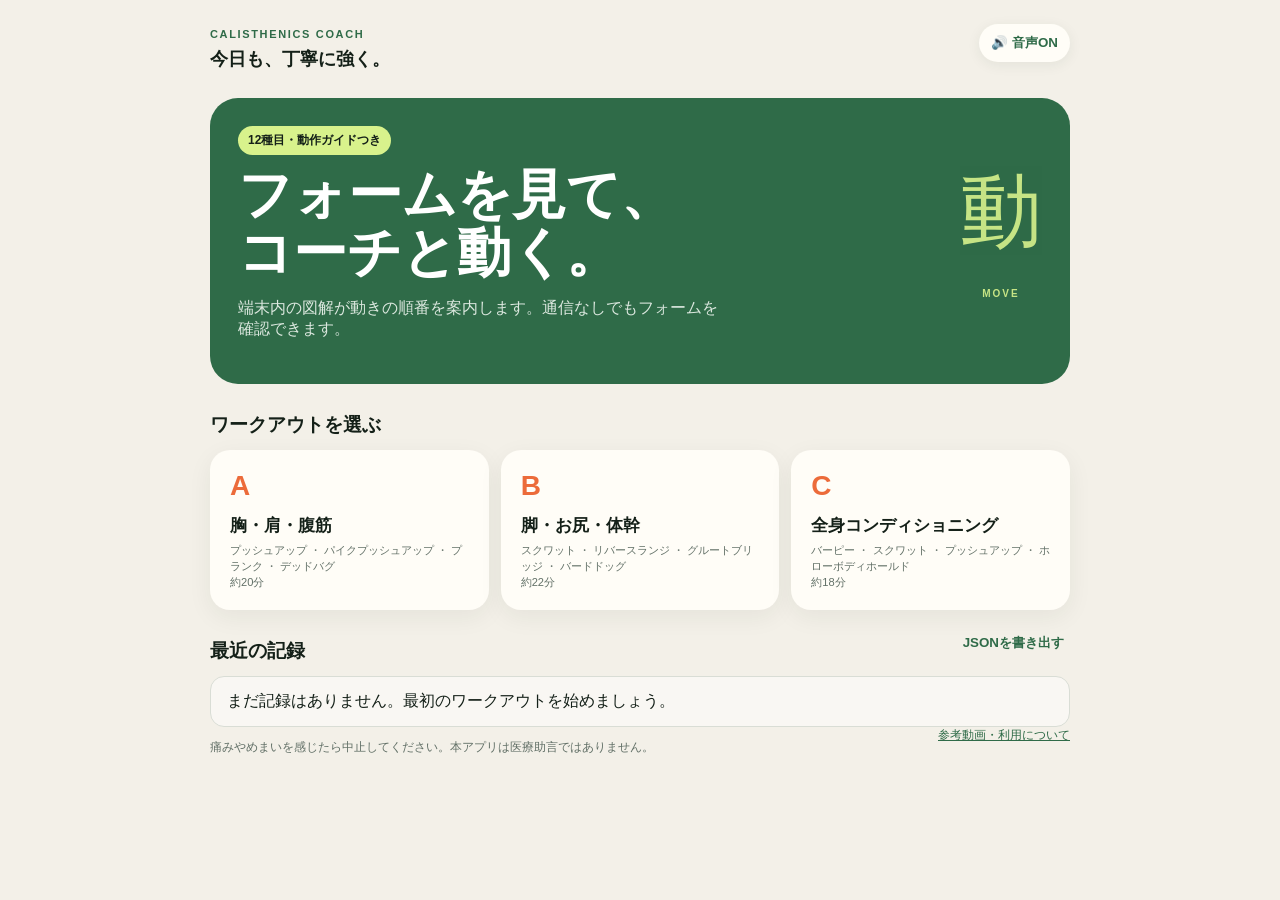
<file: index.html>
<!doctype html>
<html lang="ja">
<head>
  <meta charset="utf-8">
  <meta name="viewport" content="width=device-width,initial-scale=1,viewport-fit=cover">
  <meta name="theme-color" content="#101813">
  <meta name="referrer" content="strict-origin-when-cross-origin">
  <title>Calisthenics Coach</title>
  <link rel="manifest" href="manifest.webmanifest">
  <link rel="stylesheet" href="styles.css">
  <link rel="stylesheet" href="v03.css">
</head>
<body>
  <header class="topbar"><div><span class="eyebrow">CALISTHENICS COACH</span><h1>今日も、丁寧に強く。</h1></div><button id="voiceToggle" class="icon-btn" aria-pressed="true">🔊 音声ON</button></header>
  <main>
    <section id="homeView">
      <div class="hero"><div><span class="pill">12種目・動作ガイドつき</span><h2>フォームを見て、<br>コーチと動く。</h2><p>端末内の図解が動きの順番を案内します。通信なしでもフォームを確認できます。</p></div><div class="hero-mark">動<br><small>MOVE</small></div></div>
      <h3>ワークアウトを選ぶ</h3><div id="plans" class="plan-grid"></div>
      <div class="history-head"><h3>最近の記録</h3><button id="exportBtn" class="text-btn">JSONを書き出す</button></div><div id="history" class="history"></div>
    </section>
    <section id="workoutView" hidden>
      <button id="backBtn" class="back">← メニュー</button>
      <div class="session-head"><div><span id="planLabel" class="eyebrow"></span><h2 id="exerciseName"></h2></div><span id="progressText" class="progress-text"></span></div>
      <div class="progress"><span id="progressBar"></span></div>
      <div class="motion-guide" aria-label="動作ガイド"><div class="motion-top"><span class="eyebrow">OFFLINE MOTION GUIDE</span><span id="motionCount">1 / 2</span></div><div class="motion-stage"><div id="motionFigure" class="motion-figure" aria-hidden="true"></div><div><strong id="motionTitle"></strong><p id="motionDetail"></p></div></div><div id="motionDots" class="motion-dots"></div></div>
      <div class="source-row"><span>動作ガイドは端末内で表示</span><a id="sourceLink" target="_blank" rel="noopener noreferrer">参考動画をYouTubeで開く ↗</a></div>
      <div class="coach-card"><div><span class="eyebrow">COACH</span><div id="target" class="target"></div><small id="setStatus">セット 1 / 3</small></div><div><div id="timer" class="timer">準備OK</div><small id="wakeStatus" class="wake-status">画面スリープ防止：待機中</small></div></div>
      <div class="form-card"><h3>フォームのポイント</h3><ul id="cues"></ul><p id="alternative" class="alternative"></p></div>
      <div class="controls"><button id="prevBtn" class="secondary">前の種目</button><button id="startBtn" class="primary">ワークアウトを通しで開始</button><button id="nextBtn" class="secondary">次の種目</button></div>
    </section>
  </main>
  <footer><p>痛みやめまいを感じたら中止してください。本アプリは医療助言ではありません。</p><a href="sources.html">参考動画・利用について</a></footer>
  <script src="app.js"></script>
</body>
</html>
</file>
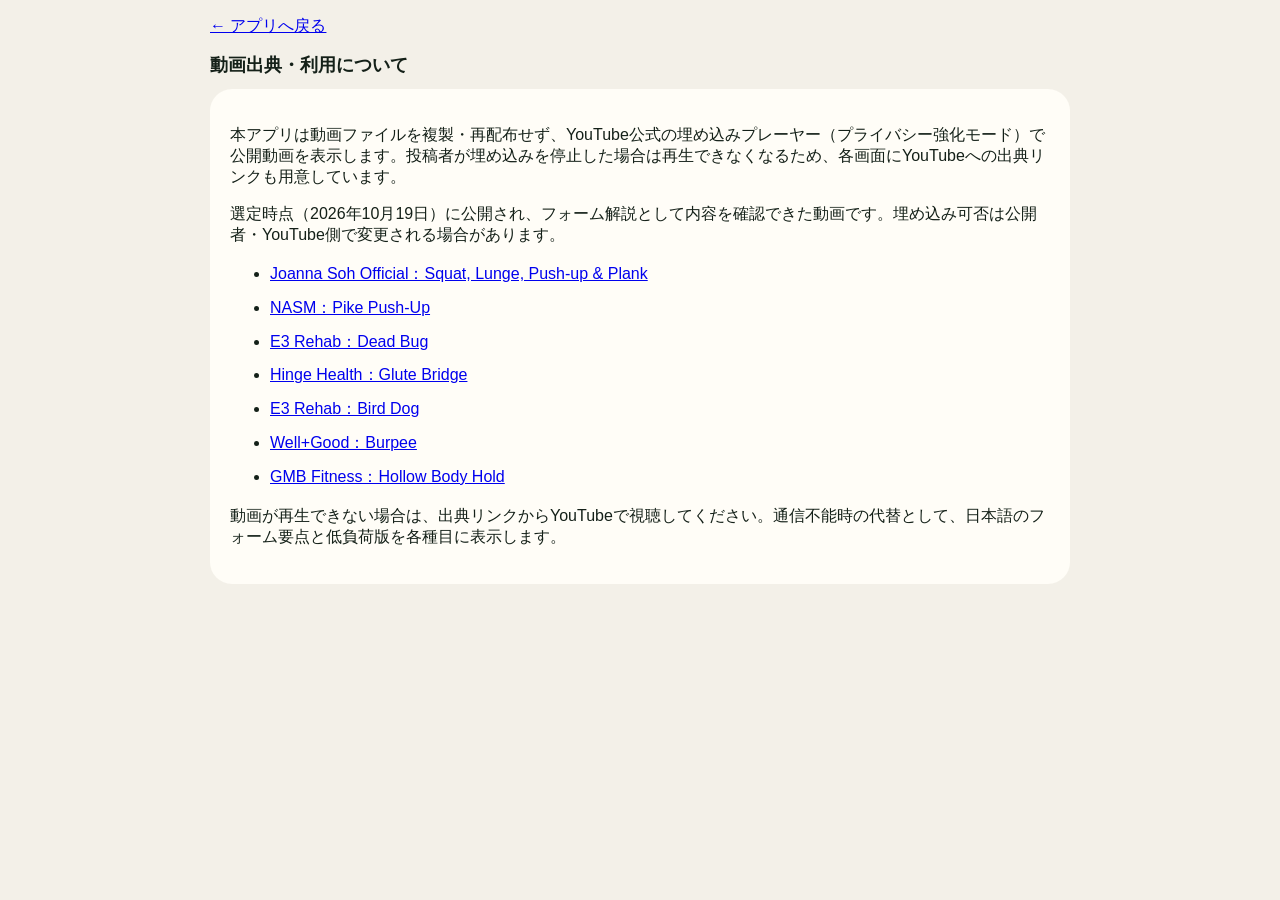
<file: sources.html>
<!doctype html><html lang="ja"><head><meta charset="utf-8"><meta name="viewport" content="width=device-width,initial-scale=1"><title>動画出典</title><link rel="stylesheet" href="styles.css"></head><body><main><p><a href="index.html">← アプリへ戻る</a></p><h1>動画出典・利用について</h1><div class="form-card"><p>本アプリは動画ファイルを複製・再配布せず、YouTube公式の埋め込みプレーヤー（プライバシー強化モード）で公開動画を表示します。投稿者が埋め込みを停止した場合は再生できなくなるため、各画面にYouTubeへの出典リンクも用意しています。</p><p>選定時点（2026年10月19日）に公開され、フォーム解説として内容を確認できた動画です。埋め込み可否は公開者・YouTube側で変更される場合があります。</p><ul><li><a href="https://www.youtube.com/watch?v=bI2qDaLrKCg">Joanna Soh Official：Squat, Lunge, Push-up & Plank</a></li><li><a href="https://www.youtube.com/watch?v=2b5t0Cu2nQI">NASM：Pike Push-Up</a></li><li><a href="https://www.youtube.com/watch?v=BZYaCzbP09M">E3 Rehab：Dead Bug</a></li><li><a href="https://www.youtube.com/watch?v=PhTDzR0TpZs">Hinge Health：Glute Bridge</a></li><li><a href="https://www.youtube.com/watch?v=egKWoMZ6cXM">E3 Rehab：Bird Dog</a></li><li><a href="https://www.youtube.com/watch?v=qLBImHhCXSw">Well+Good：Burpee</a></li><li><a href="https://www.youtube.com/watch?v=LlDNef_Ztsc">GMB Fitness：Hollow Body Hold</a></li></ul><p>動画が再生できない場合は、出典リンクからYouTubeで視聴してください。通信不能時の代替として、日本語のフォーム要点と低負荷版を各種目に表示します。</p></div></main></body></html>
</file>
<file: styles.css>
:root{--bg:#f3f0e8;--ink:#142018;--muted:#627067;--card:#fffdf7;--green:#2f6b48;--lime:#d8f28c;--line:#d9ddd5;--orange:#ec6b3a}*{box-sizing:border-box}body{margin:0;background:var(--bg);color:var(--ink);font-family:-apple-system,BlinkMacSystemFont,"Hiragino Sans","Noto Sans JP",sans-serif}.topbar,main,footer{max-width:900px;margin:auto;padding-left:20px;padding-right:20px}.topbar{padding-top:max(24px,env(safe-area-inset-top));display:flex;justify-content:space-between;align-items:flex-start}.eyebrow{font-size:11px;font-weight:800;letter-spacing:.15em;color:var(--green)}h1{font-size:18px;margin:5px 0}h2{font-size:clamp(30px,7vw,54px);line-height:1.08;margin:10px 0}h3{margin:28px 0 12px}.icon-btn,.text-btn,.back{border:0;background:transparent;color:var(--green);font-weight:700}.icon-btn{background:var(--card);padding:10px 12px;border-radius:99px;box-shadow:0 3px 14px #20362912}.hero{margin-top:22px;padding:28px;background:var(--green);color:#fff;border-radius:28px;display:flex;justify-content:space-between;gap:20px;overflow:hidden}.hero p{color:#dce8df;max-width:480px}.pill{display:inline-block;background:var(--lime);color:var(--ink);padding:6px 10px;border-radius:99px;font-size:12px;font-weight:800}.hero-mark{align-self:center;text-align:center;font-size:82px;font-family:serif;color:var(--lime);line-height:.7;opacity:.9}.hero-mark small{font:700 10px sans-serif;letter-spacing:.2em}.plan-grid{display:grid;grid-template-columns:repeat(3,1fr);gap:12px}.plan-card{border:0;text-align:left;padding:20px;background:var(--card);border-radius:20px;box-shadow:0 7px 24px #25362710;color:inherit}.plan-card b{display:block;font-size:28px;color:var(--orange)}.plan-card strong{display:block;font-size:17px;margin:12px 0 5px}.plan-card small{color:var(--muted)}.history-head{display:flex;align-items:center;justify-content:space-between}.history{display:grid;gap:8px}.history-item,.empty{background:#ffffff80;border:1px solid var(--line);padding:14px 16px;border-radius:14px}.back{margin:22px 0}.session-head{display:flex;justify-content:space-between;align-items:end}.progress-text{font-weight:800}.progress{height:6px;background:#d7ddd8;border-radius:5px;margin:12px 0 18px;overflow:hidden}.progress span{display:block;height:100%;background:var(--orange);transition:.3s}.video-shell{position:relative;aspect-ratio:16/9;background:#17221b;border-radius:24px;overflow:hidden}.video-shell iframe{width:100%;height:100%;border:0}.video-placeholder{width:100%;height:100%;display:flex;flex-direction:column;align-items:center;justify-content:center;color:white;cursor:pointer}.video-placeholder small{color:#aebbb2;margin-top:5px}.play{width:62px;height:62px;border-radius:50%;background:var(--lime);color:var(--ink);display:grid;place-items:center;padding-left:4px;margin-bottom:12px}.source-row{display:flex;justify-content:space-between;padding:10px 4px;color:var(--muted);font-size:12px}.source-row a{color:var(--green);font-weight:700}.coach-card{display:flex;justify-content:space-between;align-items:center;background:var(--ink);color:#fff;border-radius:22px;padding:20px;margin-top:12px}.target{font-size:21px;font-weight:800;margin-top:5px}.timer{font-size:27px;font-variant-numeric:tabular-nums;color:var(--lime);font-weight:800}.form-card{background:var(--card);border-radius:22px;padding:20px;margin-top:12px}.form-card h3{margin-top:0}.form-card li{margin:9px 0;line-height:1.55}.alternative{background:#f3f0e8;padding:12px;border-radius:12px;color:var(--muted);font-size:13px}.controls{display:grid;grid-template-columns:1fr 2fr 1fr;gap:8px;margin:16px 0 32px}.controls button{padding:15px 8px;border-radius:14px;font-weight:800;border:1px solid var(--line)}.primary{background:var(--orange);color:white;border-color:var(--orange)!important}.secondary{background:var(--card);color:var(--ink)}footer{padding-bottom:max(30px,env(safe-area-inset-bottom));font-size:12px;color:var(--muted);display:flex;justify-content:space-between;gap:15px}footer a{color:var(--green)}@media(max-width:620px){.plan-grid{grid-template-columns:1fr}.plan-card{display:grid;grid-template-columns:45px 1fr}.plan-card strong{margin:0}.plan-card small{grid-column:2}.hero{padding:22px}.hero-mark{font-size:54px}.controls{grid-template-columns:1fr 1fr}.primary{grid-column:1/-1;grid-row:1}.source-row{gap:10px}.source-row span{max-width:60%}}
</file>
<file: v03.css>
.motion-guide{background:linear-gradient(145deg,#173523,#2f6b48);color:#fff;border-radius:24px;padding:18px;min-height:260px;overflow:hidden}.motion-top{display:flex;justify-content:space-between;align-items:center}.motion-top .eyebrow{color:var(--lime)}.motion-stage{display:grid;grid-template-columns:44% 1fr;gap:18px;align-items:center;min-height:185px}.motion-figure{height:170px;display:grid;place-items:center}.motion-figure svg{height:100%;max-width:100%;overflow:visible;animation:guidePulse 1.4s ease-in-out infinite alternate}.motion-figure .body{stroke:var(--lime);stroke-width:8;stroke-linecap:round;stroke-linejoin:round;fill:none}.motion-figure .head{fill:var(--lime)}.motion-stage strong{font-size:23px}.motion-stage p{line-height:1.65;color:#dce8df}.motion-dots{display:flex;gap:6px;justify-content:center}.motion-dots i{width:24px;height:4px;border-radius:4px;background:#ffffff35}.motion-dots i.active{background:var(--lime)}.coach-card>div:last-child{text-align:right}.wake-status{color:#aebbb2}@keyframes guidePulse{to{transform:translateY(-3px)}}@media(max-width:620px){.motion-stage{grid-template-columns:42% 1fr}.motion-stage strong{font-size:19px}.motion-stage p{font-size:14px}.coach-card{gap:10px}.timer{font-size:22px}}
</file>
